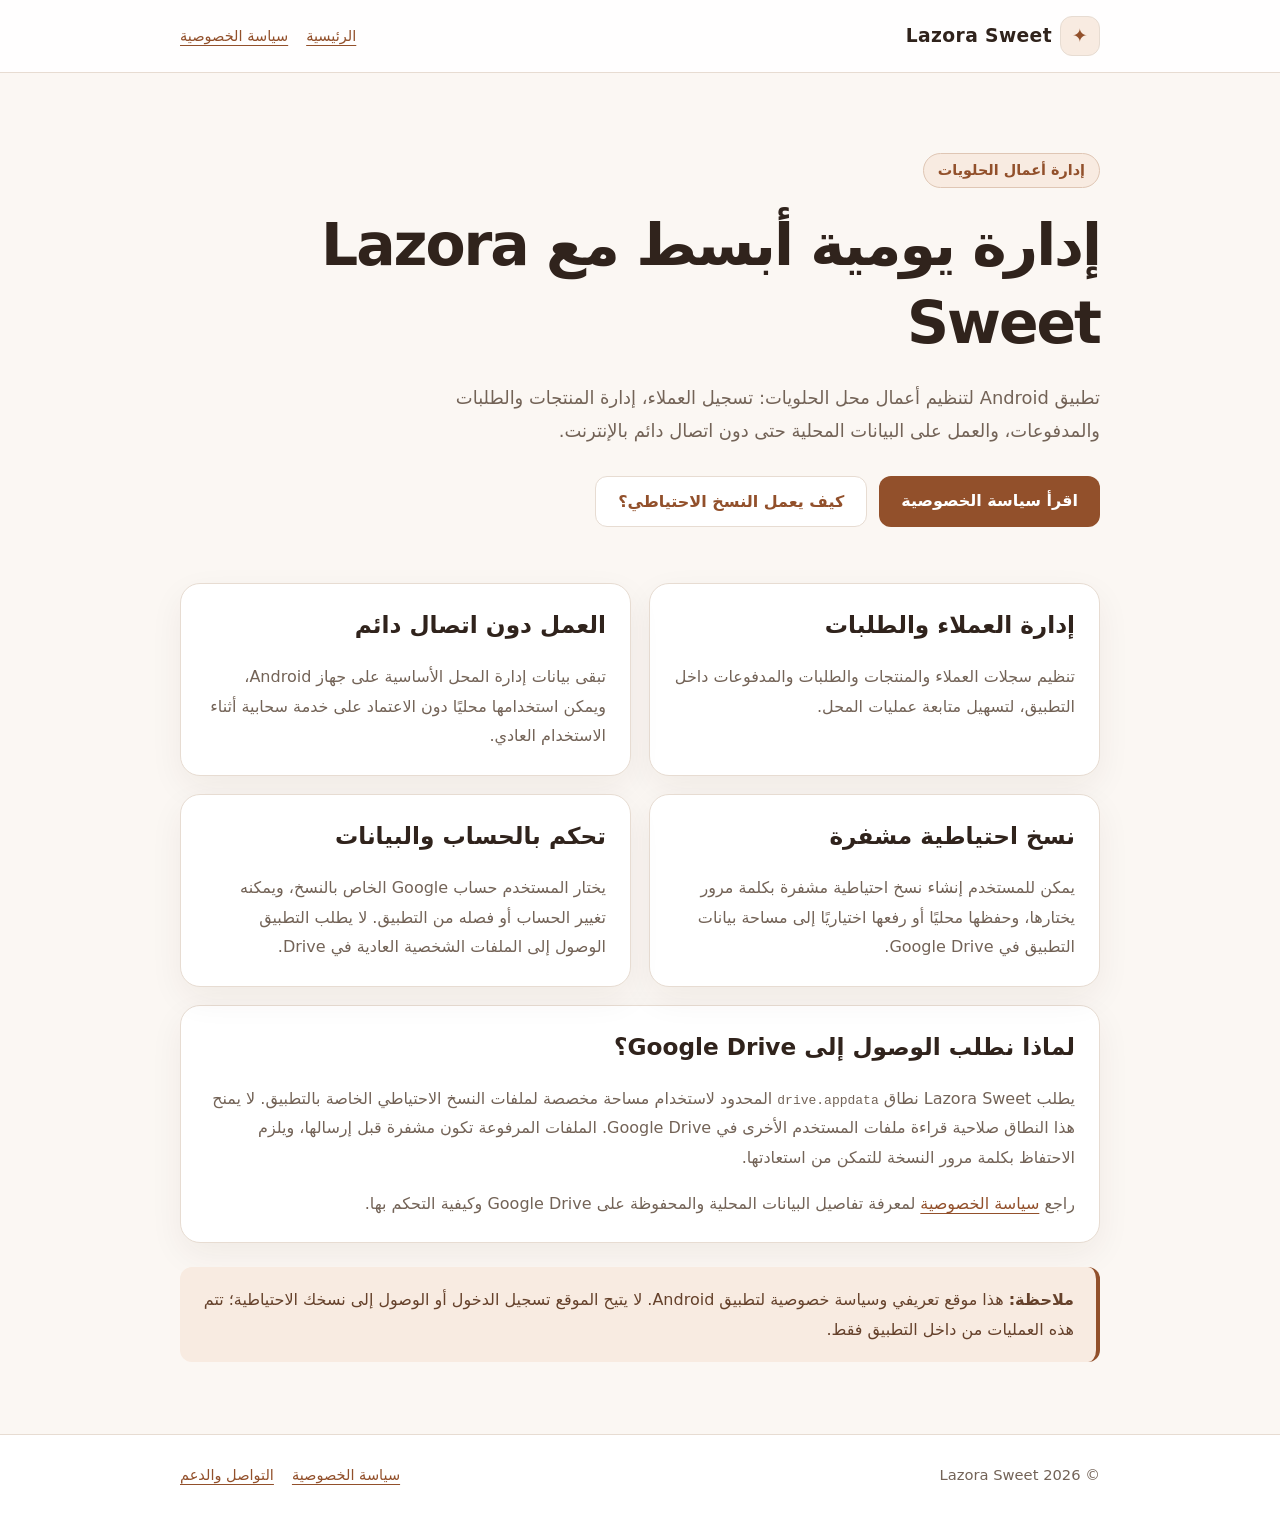
<file: index.html>
<!doctype html>
<html lang="ar" dir="rtl">
<head>
  <meta charset="utf-8">
  <meta name="viewport" content="width=device-width, initial-scale=1">
  <meta name="description" content="Lazora Sweet تطبيق لإدارة العملاء والمنتجات والطلبات والمدفوعات مع نسخ احتياطي مشفر اختياري على Google Drive.">
  <title>Lazora Sweet | الصفحة الرسمية</title>
  <link rel="stylesheet" href="style.css">
</head>
<body>
<header class="header"><div class="container"><a href="./" class="brand"><span class="brand-mark">✦</span>Lazora Sweet</a><nav aria-label="القائمة الرئيسية"><a href="./">الرئيسية</a><a href="privacy.html">سياسة الخصوصية</a></nav></div></header>
<main class="container">
  <section class="hero">
    <span class="eyebrow">إدارة أعمال الحلويات</span>
    <h1>إدارة يومية أبسط مع Lazora Sweet</h1>
    <p class="lead">تطبيق Android لتنظيم أعمال محل الحلويات: تسجيل العملاء، إدارة المنتجات والطلبات والمدفوعات، والعمل على البيانات المحلية حتى دون اتصال دائم بالإنترنت.</p>
    <div class="actions"><a class="button" href="privacy.html">اقرأ سياسة الخصوصية</a><a class="button secondary" href="#backup">كيف يعمل النسخ الاحتياطي؟</a></div>
  </section>
  <section class="cards" aria-label="المزايا">
    <article class="card"><h2>إدارة العملاء والطلبات</h2><p>تنظيم سجلات العملاء والمنتجات والطلبات والمدفوعات داخل التطبيق، لتسهيل متابعة عمليات المحل.</p></article>
    <article class="card"><h2>العمل دون اتصال دائم</h2><p>تبقى بيانات إدارة المحل الأساسية على جهاز Android، ويمكن استخدامها محليًا دون الاعتماد على خدمة سحابية أثناء الاستخدام العادي.</p></article>
    <article class="card" id="backup"><h2>نسخ احتياطية مشفرة</h2><p>يمكن للمستخدم إنشاء نسخ احتياطية مشفرة بكلمة مرور يختارها، وحفظها محليًا أو رفعها اختياريًا إلى مساحة بيانات التطبيق في Google Drive.</p></article>
    <article class="card"><h2>تحكم بالحساب والبيانات</h2><p>يختار المستخدم حساب Google الخاص بالنسخ، ويمكنه تغيير الحساب أو فصله من التطبيق. لا يطلب التطبيق الوصول إلى الملفات الشخصية العادية في Drive.</p></article>
  </section>
  <section class="section"><h2>لماذا نطلب الوصول إلى Google Drive؟</h2><p>يطلب Lazora Sweet نطاق <code dir="ltr">drive.appdata</code> المحدود لاستخدام مساحة مخصصة لملفات النسخ الاحتياطي الخاصة بالتطبيق. لا يمنح هذا النطاق صلاحية قراءة ملفات المستخدم الأخرى في Google Drive. الملفات المرفوعة تكون مشفرة قبل إرسالها، ويلزم الاحتفاظ بكلمة مرور النسخة للتمكن من استعادتها.</p><p>راجع <a href="privacy.html">سياسة الخصوصية</a> لمعرفة تفاصيل البيانات المحلية والمحفوظة على Google Drive وكيفية التحكم بها.</p></section>
  <aside class="notice"><strong>ملاحظة:</strong> هذا موقع تعريفي وسياسة خصوصية لتطبيق Android. لا يتيح الموقع تسجيل الدخول أو الوصول إلى نسخك الاحتياطية؛ تتم هذه العمليات من داخل التطبيق فقط.</aside>
</main>
<footer class="footer"><div class="container"><span>© 2026 Lazora Sweet</span><nav aria-label="روابط قانونية"><a href="privacy.html">سياسة الخصوصية</a><a href="mailto:aalsharabi461@gmail.com">التواصل والدعم</a></nav></div></footer>
</body></html>
</file>
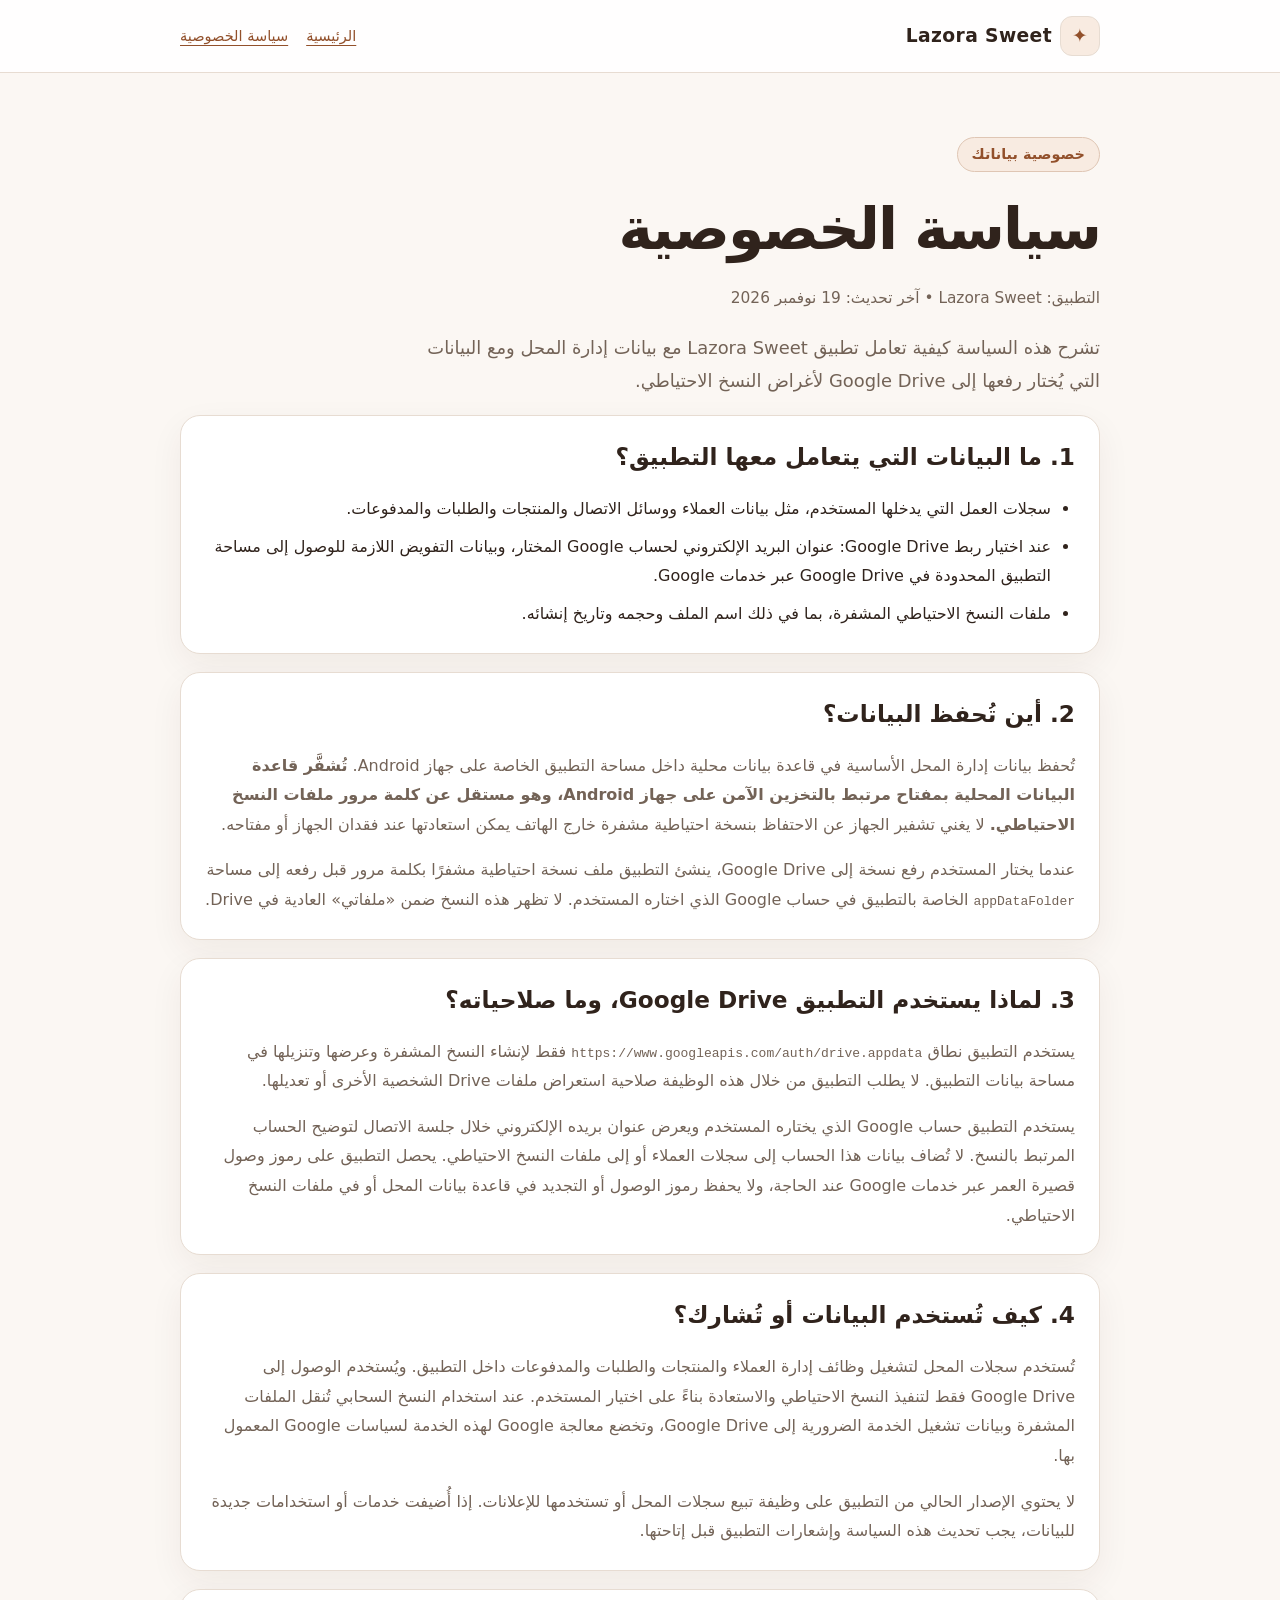
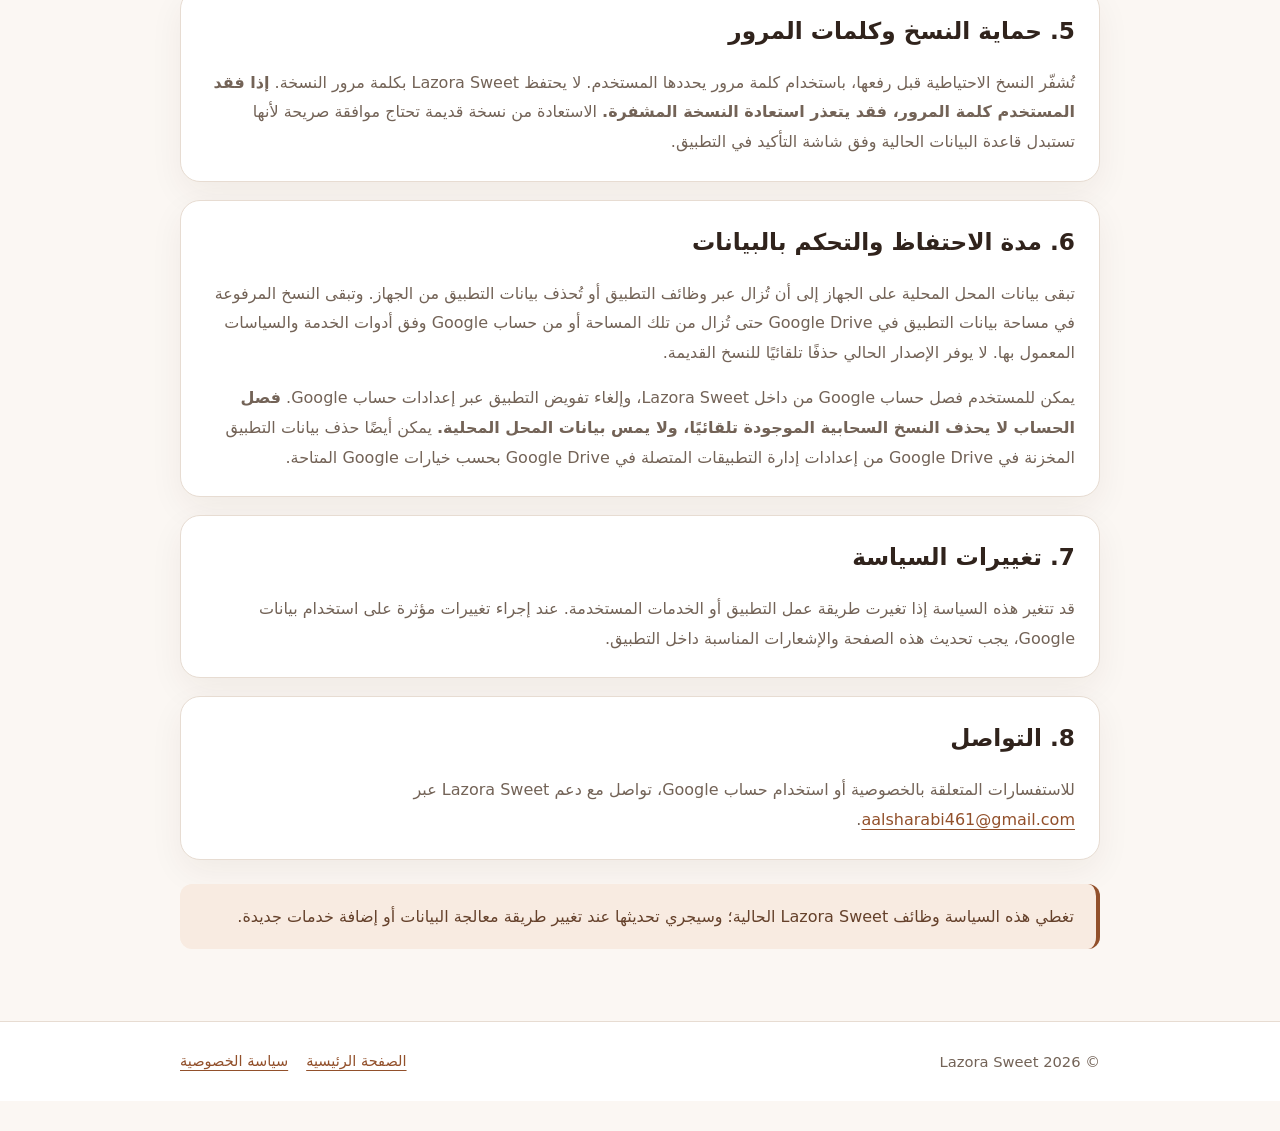
<file: privacy.html>
<!doctype html>
<html lang="ar" dir="rtl">
<head>
  <meta charset="utf-8">
  <meta name="viewport" content="width=device-width, initial-scale=1">
  <meta name="description" content="سياسة الخصوصية لتطبيق Lazora Sweet وكيفية استخدام البيانات المحلية والنسخ الاحتياطية المشفرة في Google Drive.">
  <title>سياسة الخصوصية | Lazora Sweet</title>
  <link rel="stylesheet" href="style.css">
</head>
<body>
<header class="header"><div class="container"><a href="./" class="brand"><span class="brand-mark">✦</span>Lazora Sweet</a><nav aria-label="القائمة الرئيسية"><a href="./">الرئيسية</a><a href="privacy.html" aria-current="page">سياسة الخصوصية</a></nav></div></header>
<main class="container">
  <span class="eyebrow">خصوصية بياناتك</span>
  <h1>سياسة الخصوصية</h1>
  <p class="meta">التطبيق: Lazora Sweet • آخر تحديث: 19 نوفمبر 2026</p>
  <p class="lead">تشرح هذه السياسة كيفية تعامل تطبيق Lazora Sweet مع بيانات إدارة المحل ومع البيانات التي يُختار رفعها إلى Google Drive لأغراض النسخ الاحتياطي.</p>
  <section class="section"><h2>1. ما البيانات التي يتعامل معها التطبيق؟</h2><ul><li>سجلات العمل التي يدخلها المستخدم، مثل بيانات العملاء ووسائل الاتصال والمنتجات والطلبات والمدفوعات.</li><li>عند اختيار ربط Google Drive: عنوان البريد الإلكتروني لحساب Google المختار، وبيانات التفويض اللازمة للوصول إلى مساحة التطبيق المحدودة في Google Drive عبر خدمات Google.</li><li>ملفات النسخ الاحتياطي المشفرة، بما في ذلك اسم الملف وحجمه وتاريخ إنشائه.</li></ul></section>
  <section class="section"><h2>2. أين تُحفظ البيانات؟</h2><p>تُحفظ بيانات إدارة المحل الأساسية في قاعدة بيانات محلية داخل مساحة التطبيق الخاصة على جهاز Android. <strong>تُشفَّر قاعدة البيانات المحلية بمفتاح مرتبط بالتخزين الآمن على جهاز Android، وهو مستقل عن كلمة مرور ملفات النسخ الاحتياطي.</strong> لا يغني تشفير الجهاز عن الاحتفاظ بنسخة احتياطية مشفرة خارج الهاتف يمكن استعادتها عند فقدان الجهاز أو مفتاحه.</p><p>عندما يختار المستخدم رفع نسخة إلى Google Drive، ينشئ التطبيق ملف نسخة احتياطية مشفرًا بكلمة مرور قبل رفعه إلى مساحة <code dir="ltr">appDataFolder</code> الخاصة بالتطبيق في حساب Google الذي اختاره المستخدم. لا تظهر هذه النسخ ضمن «ملفاتي» العادية في Drive.</p></section>
  <section class="section"><h2>3. لماذا يستخدم التطبيق Google Drive، وما صلاحياته؟</h2><p>يستخدم التطبيق نطاق <code dir="ltr">https://www.googleapis.com/auth/drive.appdata</code> فقط لإنشاء النسخ المشفرة وعرضها وتنزيلها في مساحة بيانات التطبيق. لا يطلب التطبيق من خلال هذه الوظيفة صلاحية استعراض ملفات Drive الشخصية الأخرى أو تعديلها.</p><p>يستخدم التطبيق حساب Google الذي يختاره المستخدم ويعرض عنوان بريده الإلكتروني خلال جلسة الاتصال لتوضيح الحساب المرتبط بالنسخ. لا تُضاف بيانات هذا الحساب إلى سجلات العملاء أو إلى ملفات النسخ الاحتياطي. يحصل التطبيق على رموز وصول قصيرة العمر عبر خدمات Google عند الحاجة، ولا يحفظ رموز الوصول أو التجديد في قاعدة بيانات المحل أو في ملفات النسخ الاحتياطي.</p></section>
  <section class="section"><h2>4. كيف تُستخدم البيانات أو تُشارك؟</h2><p>تُستخدم سجلات المحل لتشغيل وظائف إدارة العملاء والمنتجات والطلبات والمدفوعات داخل التطبيق. ويُستخدم الوصول إلى Google Drive فقط لتنفيذ النسخ الاحتياطي والاستعادة بناءً على اختيار المستخدم. عند استخدام النسخ السحابي تُنقل الملفات المشفرة وبيانات تشغيل الخدمة الضرورية إلى Google Drive، وتخضع معالجة Google لهذه الخدمة لسياسات Google المعمول بها.</p><p>لا يحتوي الإصدار الحالي من التطبيق على وظيفة تبيع سجلات المحل أو تستخدمها للإعلانات. إذا أُضيفت خدمات أو استخدامات جديدة للبيانات، يجب تحديث هذه السياسة وإشعارات التطبيق قبل إتاحتها.</p></section>
  <section class="section"><h2>5. حماية النسخ وكلمات المرور</h2><p>تُشفّر النسخ الاحتياطية قبل رفعها، باستخدام كلمة مرور يحددها المستخدم. لا يحتفظ Lazora Sweet بكلمة مرور النسخة. <strong>إذا فقد المستخدم كلمة المرور، فقد يتعذر استعادة النسخة المشفرة.</strong> الاستعادة من نسخة قديمة تحتاج موافقة صريحة لأنها تستبدل قاعدة البيانات الحالية وفق شاشة التأكيد في التطبيق.</p></section>
  <section class="section"><h2>6. مدة الاحتفاظ والتحكم بالبيانات</h2><p>تبقى بيانات المحل المحلية على الجهاز إلى أن تُزال عبر وظائف التطبيق أو تُحذف بيانات التطبيق من الجهاز. وتبقى النسخ المرفوعة في مساحة بيانات التطبيق في Google Drive حتى تُزال من تلك المساحة أو من حساب Google وفق أدوات الخدمة والسياسات المعمول بها. لا يوفر الإصدار الحالي حذفًا تلقائيًا للنسخ القديمة.</p><p>يمكن للمستخدم فصل حساب Google من داخل Lazora Sweet، وإلغاء تفويض التطبيق عبر إعدادات حساب Google. <strong>فصل الحساب لا يحذف النسخ السحابية الموجودة تلقائيًا، ولا يمس بيانات المحل المحلية.</strong> يمكن أيضًا حذف بيانات التطبيق المخزنة في Google Drive من إعدادات إدارة التطبيقات المتصلة في Google Drive بحسب خيارات Google المتاحة.</p></section>
  <section class="section"><h2>7. تغييرات السياسة</h2><p>قد تتغير هذه السياسة إذا تغيرت طريقة عمل التطبيق أو الخدمات المستخدمة. عند إجراء تغييرات مؤثرة على استخدام بيانات Google، يجب تحديث هذه الصفحة والإشعارات المناسبة داخل التطبيق.</p></section>
  <section class="section"><h2>8. التواصل</h2><p>للاستفسارات المتعلقة بالخصوصية أو استخدام حساب Google، تواصل مع دعم Lazora Sweet عبر <a href="mailto:aalsharabi461@gmail.com">aalsharabi461@gmail.com</a>.</p></section>
  <aside class="notice">تغطي هذه السياسة وظائف Lazora Sweet الحالية؛ وسيجري تحديثها عند تغيير طريقة معالجة البيانات أو إضافة خدمات جديدة.</aside>
</main>
<footer class="footer"><div class="container"><span>© 2026 Lazora Sweet</span><nav aria-label="روابط قانونية"><a href="./">الصفحة الرئيسية</a><a href="privacy.html">سياسة الخصوصية</a></nav></div></footer>
</body></html>
</file>
<file: style.css>
:root{--bg:#fbf7f3;--surface:#fff;--ink:#30231c;--muted:#736357;--brand:#92502b;--line:#e7dcd2;--soft:#f8ebe1;--shadow:0 12px 34px rgba(64,36,20,.06)}
*{box-sizing:border-box}html{scroll-behavior:smooth}body{margin:0;background:var(--bg);color:var(--ink);font-family:system-ui,-apple-system,'Segoe UI',Tahoma,Arial,sans-serif;line-height:1.85}a{color:var(--brand);text-underline-offset:4px}a:hover{color:#643318}.container{width:min(100% - 32px,920px);margin-inline:auto}.header{border-bottom:1px solid var(--line);background:rgba(255,255,255,.92)}.header .container{display:flex;align-items:center;justify-content:space-between;gap:16px;padding-block:16px}.brand{font-size:1.17rem;font-weight:800;text-decoration:none;color:var(--ink);letter-spacing:.02em}.brand-mark{display:inline-flex;align-items:center;justify-content:center;background:var(--soft);border:1px solid var(--line);color:var(--brand);border-radius:12px;width:40px;height:40px;margin-inline-end:8px}nav{display:flex;flex-wrap:wrap;gap:18px;font-size:.91rem}main{padding-block:64px 72px}.eyebrow{display:inline-block;border:1px solid #dfc6b4;background:var(--soft);color:var(--brand);border-radius:20px;padding:3px 14px;font-size:.9rem;font-weight:700}h1{font-size:clamp(2rem,5vw,3.65rem);line-height:1.35;letter-spacing:-.035em;margin:18px 0 16px}h2{font-size:1.45rem;line-height:1.5;margin-top:0}h3{font-size:1.12rem;margin-bottom:4px}.lead{font-size:1.12rem;color:var(--muted);max-width:700px}.hero{padding-block:16px 30px}.actions{margin-top:28px;display:flex;flex-wrap:wrap;gap:12px}.button{display:inline-block;text-decoration:none;border-radius:12px;padding:10px 22px;background:var(--brand);color:#fff;font-weight:700}.button:hover{color:#fff;background:#773b20}.button.secondary{background:var(--surface);color:var(--brand);border:1px solid var(--line)}.cards{display:grid;grid-template-columns:repeat(2,minmax(0,1fr));gap:18px;margin-top:26px}.card,.section{background:var(--surface);border:1px solid var(--line);border-radius:20px;padding:24px;box-shadow:var(--shadow)}.card p,.section p{color:var(--muted);margin-bottom:0}.section{margin-top:18px}.section ul{margin-bottom:0;padding-inline-start:24px}.section li+li{margin-top:8px}.notice{background:var(--soft);border-inline-start:4px solid var(--brand);padding:18px 22px;border-radius:12px;margin-top:24px;color:#65412b}.meta{color:var(--muted);font-size:.96rem}.footer{border-top:1px solid var(--line);background:var(--surface);padding-block:26px;color:var(--muted);font-size:.92rem}.footer .container{display:flex;gap:18px;flex-wrap:wrap;justify-content:space-between;align-items:center}@media(max-width:640px){main{padding-block:34px 48px}.cards{grid-template-columns:1fr}.card,.section{padding:20px}.header .container{align-items:start;flex-direction:column}nav{gap:12px}}
</file>
